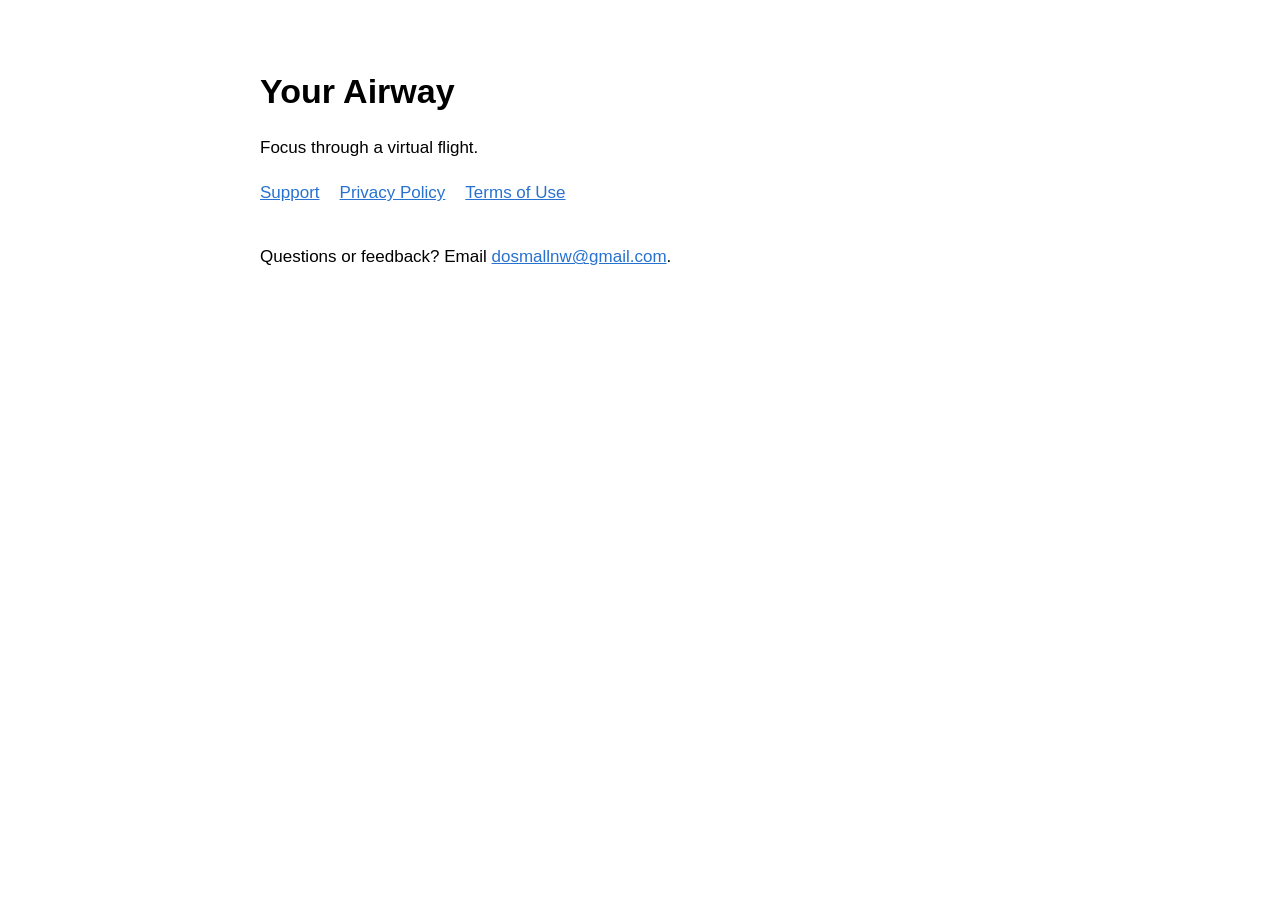
<file: index.html>
<!doctype html><html lang="en"><head><meta charset="utf-8"><meta name="viewport" content="width=device-width,initial-scale=1"><title>Your Airway — Help & Legal</title><link rel="stylesheet" href="style.css"></head><body>
<h1>Your Airway</h1><p>Focus through a virtual flight.</p>
<nav><a href="support.html">Support</a><a href="privacy.html">Privacy Policy</a><a href="terms.html">Terms of Use</a></nav>
<p>Questions or feedback? Email <a href="mailto:dosmallnw@gmail.com">dosmallnw@gmail.com</a>.</p>
</body></html>
</file>
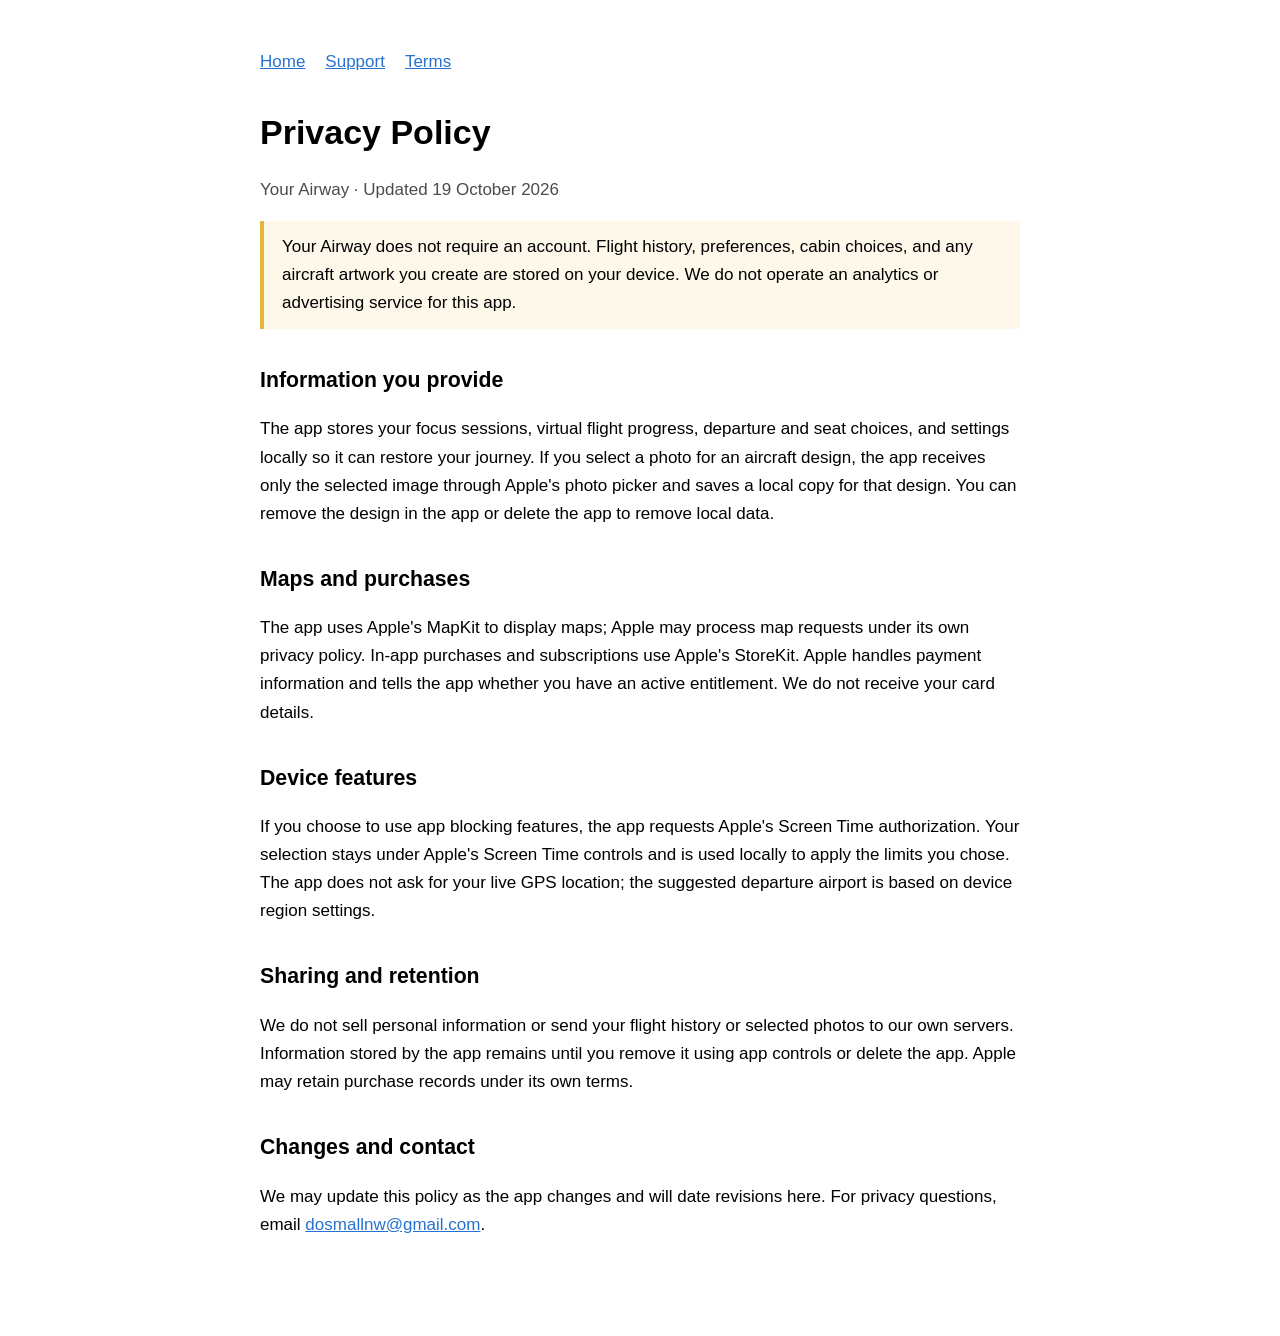
<file: privacy.html>
<!doctype html><html lang="en"><head><meta charset="utf-8"><meta name="viewport" content="width=device-width,initial-scale=1"><title>Your Airway — Privacy Policy</title><link rel="stylesheet" href="style.css"></head><body>
<nav><a href="index.html">Home</a><a href="support.html">Support</a><a href="terms.html">Terms</a></nav>
<h1>Privacy Policy</h1><p class="muted">Your Airway · Updated 19 October 2026</p>
<p class="note">Your Airway does not require an account. Flight history, preferences, cabin choices, and any aircraft artwork you create are stored on your device. We do not operate an analytics or advertising service for this app.</p>
<h2>Information you provide</h2><p>The app stores your focus sessions, virtual flight progress, departure and seat choices, and settings locally so it can restore your journey. If you select a photo for an aircraft design, the app receives only the selected image through Apple's photo picker and saves a local copy for that design. You can remove the design in the app or delete the app to remove local data.</p>
<h2>Maps and purchases</h2><p>The app uses Apple's MapKit to display maps; Apple may process map requests under its own privacy policy. In-app purchases and subscriptions use Apple's StoreKit. Apple handles payment information and tells the app whether you have an active entitlement. We do not receive your card details.</p>
<h2>Device features</h2><p>If you choose to use app blocking features, the app requests Apple's Screen Time authorization. Your selection stays under Apple's Screen Time controls and is used locally to apply the limits you chose. The app does not ask for your live GPS location; the suggested departure airport is based on device region settings.</p>
<h2>Sharing and retention</h2><p>We do not sell personal information or send your flight history or selected photos to our own servers. Information stored by the app remains until you remove it using app controls or delete the app. Apple may retain purchase records under its own terms.</p>
<h2>Changes and contact</h2><p>We may update this policy as the app changes and will date revisions here. For privacy questions, email <a href="mailto:dosmallnw@gmail.com">dosmallnw@gmail.com</a>.</p>
</body></html>
</file>
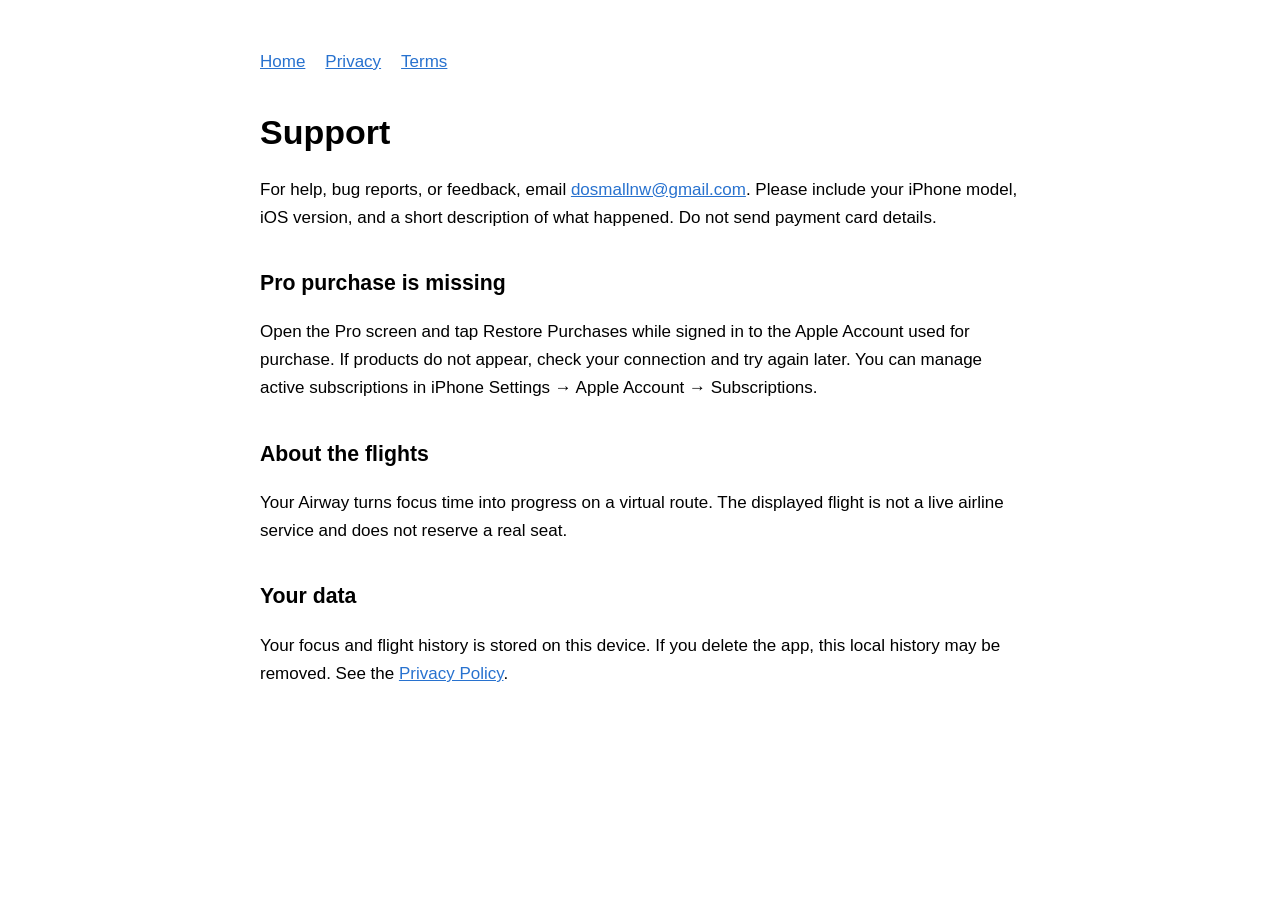
<file: support.html>
<!doctype html><html lang="en"><head><meta charset="utf-8"><meta name="viewport" content="width=device-width,initial-scale=1"><title>Your Airway — Support</title><link rel="stylesheet" href="style.css"></head><body>
<nav><a href="index.html">Home</a><a href="privacy.html">Privacy</a><a href="terms.html">Terms</a></nav>
<h1>Support</h1><p>For help, bug reports, or feedback, email <a href="mailto:dosmallnw@gmail.com">dosmallnw@gmail.com</a>. Please include your iPhone model, iOS version, and a short description of what happened. Do not send payment card details.</p>
<h2>Pro purchase is missing</h2><p>Open the Pro screen and tap Restore Purchases while signed in to the Apple Account used for purchase. If products do not appear, check your connection and try again later. You can manage active subscriptions in iPhone Settings → Apple Account → Subscriptions.</p>
<h2>About the flights</h2><p>Your Airway turns focus time into progress on a virtual route. The displayed flight is not a live airline service and does not reserve a real seat.</p>
<h2>Your data</h2><p>Your focus and flight history is stored on this device. If you delete the app, this local history may be removed. See the <a href="privacy.html">Privacy Policy</a>.</p>
</body></html>
</file>
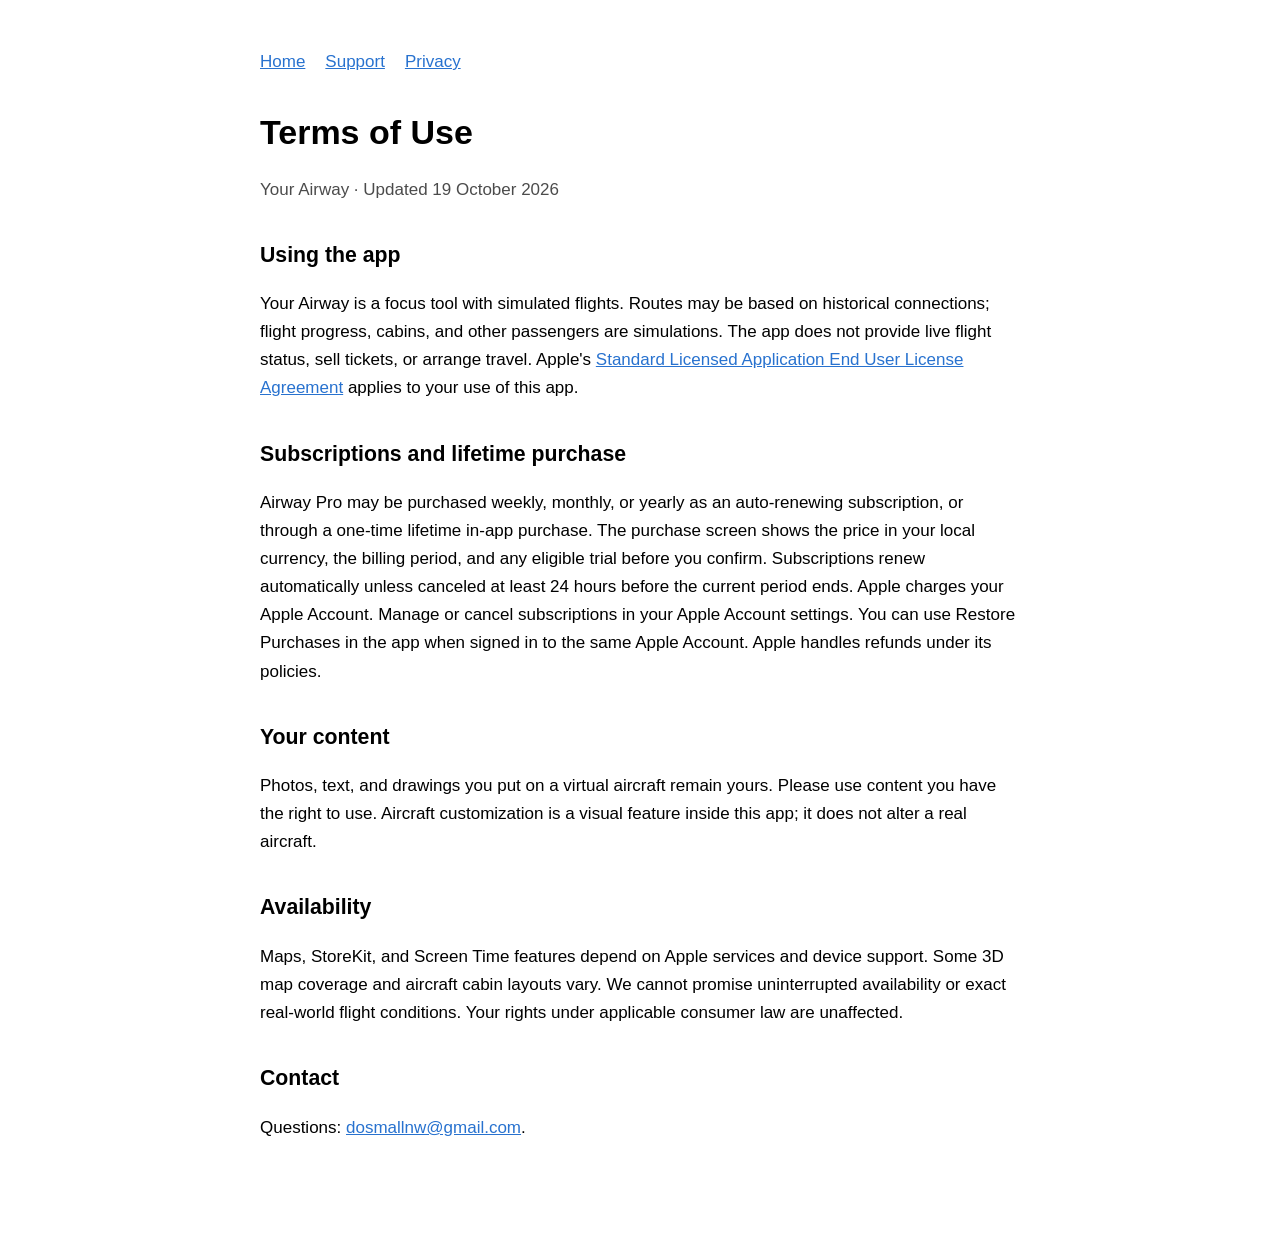
<file: terms.html>
<!doctype html><html lang="en"><head><meta charset="utf-8"><meta name="viewport" content="width=device-width,initial-scale=1"><title>Your Airway — Terms of Use</title><link rel="stylesheet" href="style.css"></head><body>
<nav><a href="index.html">Home</a><a href="support.html">Support</a><a href="privacy.html">Privacy</a></nav>
<h1>Terms of Use</h1><p class="muted">Your Airway · Updated 19 October 2026</p>
<h2>Using the app</h2><p>Your Airway is a focus tool with simulated flights. Routes may be based on historical connections; flight progress, cabins, and other passengers are simulations. The app does not provide live flight status, sell tickets, or arrange travel. Apple's <a href="https://www.apple.com/legal/internet-services/itunes/dev/stdeula/">Standard Licensed Application End User License Agreement</a> applies to your use of this app.</p>
<h2>Subscriptions and lifetime purchase</h2><p>Airway Pro may be purchased weekly, monthly, or yearly as an auto-renewing subscription, or through a one-time lifetime in-app purchase. The purchase screen shows the price in your local currency, the billing period, and any eligible trial before you confirm. Subscriptions renew automatically unless canceled at least 24 hours before the current period ends. Apple charges your Apple Account. Manage or cancel subscriptions in your Apple Account settings. You can use Restore Purchases in the app when signed in to the same Apple Account. Apple handles refunds under its policies.</p>
<h2>Your content</h2><p>Photos, text, and drawings you put on a virtual aircraft remain yours. Please use content you have the right to use. Aircraft customization is a visual feature inside this app; it does not alter a real aircraft.</p>
<h2>Availability</h2><p>Maps, StoreKit, and Screen Time features depend on Apple services and device support. Some 3D map coverage and aircraft cabin layouts vary. We cannot promise uninterrupted availability or exact real-world flight conditions. Your rights under applicable consumer law are unaffected.</p>
<h2>Contact</h2><p>Questions: <a href="mailto:dosmallnw@gmail.com">dosmallnw@gmail.com</a>.</p>
</body></html>
</file>
<file: style.css>
:root { color-scheme: light dark; font: 17px/1.65 -apple-system, BlinkMacSystemFont, "Segoe UI", sans-serif; }
body { max-width: 760px; margin: 0 auto; padding: 48px 24px 80px; }
nav { display: flex; gap: 20px; flex-wrap: wrap; margin-bottom: 36px; }
a { color: #2872cf; }
h1 { font-size: 2rem; line-height: 1.2; }
h2 { font-size: 1.25rem; margin-top: 2rem; }
.muted { opacity: .7; }
.note { border-left: 4px solid #e6b637; padding: 12px 18px; background: rgba(230,182,55,.1); }
</file>
